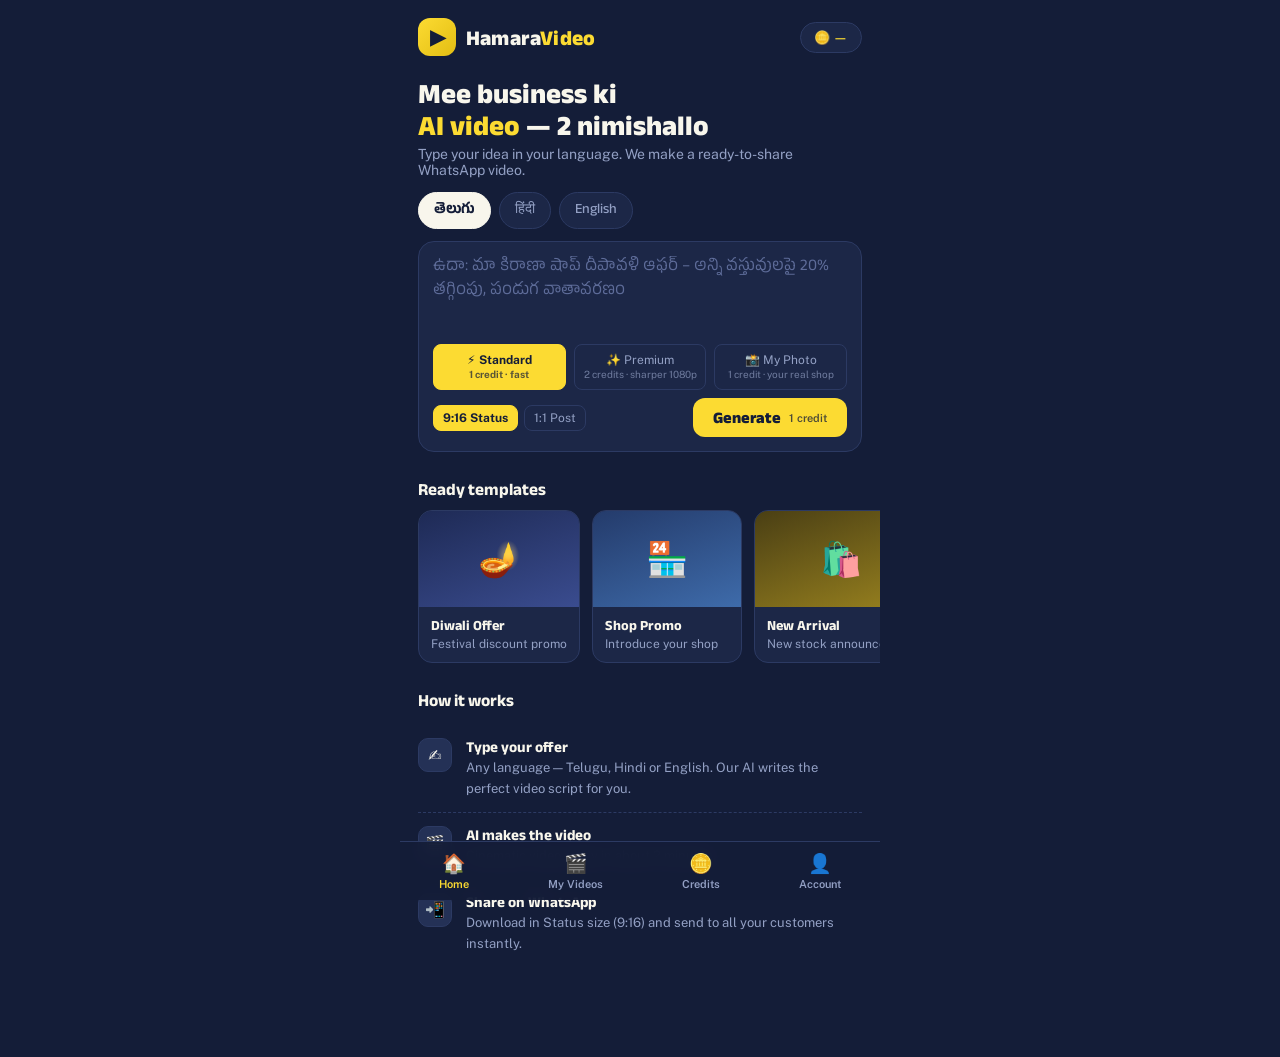
<file: index.html>
<!DOCTYPE html>
<html lang="en">
<head>
<meta charset="UTF-8">
<meta name="viewport" content="width=device-width, initial-scale=1.0, viewport-fit=cover">
<title>HamaraVideo — AI videos for your business</title>
<meta name="description" content="Type in Telugu, Hindi or English. Get a ready promo video for your shop or festival offer. Pay per video with UPI.">
<link rel="preconnect" href="https://fonts.googleapis.com">
<link rel="preconnect" href="https://fonts.gstatic.com" crossorigin>
<link href="https://fonts.googleapis.com/css2?family=Anek+Latin:wght@500;700;800&family=Anek+Telugu:wght@500;700&family=Public+Sans:wght@400;500;600&display=swap" rel="stylesheet">
<script src="https://checkout.razorpay.com/v1/checkout.js"></script>
<style>
  :root{
    --ink:#141D38;        /* Big Stone */
    --card:#1C2747;       /* card surface */
    --card2:#243156;      /* raised surface */
    --marigold:#FCDB32;   /* Bright Sun - primary action */
    --cream:#F8F6EC;      /* text on dark */
    --muted:#93A0C4;      /* secondary text */
    --line:#2C3A63;
    --radius:16px;
  }
  *{margin:0;padding:0;box-sizing:border-box}
  html{scroll-behavior:smooth}
  body{
    font-family:'Public Sans',system-ui,sans-serif;
    background:var(--ink);color:var(--cream);
    min-height:100vh;max-width:480px;margin:0 auto;padding-bottom:84px;
  }
  .display{font-family:'Anek Latin','Anek Telugu',sans-serif}

  header{display:flex;align-items:center;justify-content:space-between;padding:18px 18px 8px}
  .brand{display:flex;align-items:center;gap:10px}
  .brand-mark{width:38px;height:38px;border-radius:12px;background:linear-gradient(135deg,#FCDB32,#E3BE13);display:grid;place-items:center;font-family:'Anek Latin';font-weight:800;font-size:20px;color:var(--ink)}
  .brand h1{font-family:'Anek Latin';font-weight:800;font-size:21px;letter-spacing:.2px}
  .brand h1 span{color:var(--marigold)}
  .credits-pill{display:flex;align-items:center;gap:6px;background:var(--card);border:1px solid var(--line);border-radius:999px;padding:7px 13px;font-size:13px;font-weight:600;color:var(--marigold);cursor:pointer}

  .hero{padding:14px 18px 6px}
  .hero h2{font-family:'Anek Latin','Anek Telugu';font-weight:800;font-size:28px;line-height:1.15;margin-bottom:4px}
  .hero h2 em{font-style:normal;color:var(--marigold)}
  .hero p.sub{color:var(--muted);font-size:14px;margin-bottom:14px}

  .lang-row{display:flex;gap:8px;margin-bottom:12px}
  .lang-chip{font-family:'Anek Telugu','Anek Latin';border:1px solid var(--line);background:var(--card);color:var(--muted);border-radius:999px;padding:7px 15px;font-size:14px;font-weight:500;cursor:pointer}
  .lang-chip.active{background:var(--cream);color:var(--ink);border-color:var(--cream);font-weight:700}

  .prompt-card{background:var(--card);border:1px solid var(--line);border-radius:var(--radius);padding:14px}
  .prompt-card textarea{width:100%;background:transparent;border:none;outline:none;resize:none;color:var(--cream);font-family:'Anek Telugu','Public Sans';font-size:16px;min-height:74px;line-height:1.5}
  .prompt-card textarea::placeholder{color:#5E6C99}
  .prompt-foot{display:flex;align-items:center;justify-content:space-between;margin-top:8px}
  .fmt-toggle{display:flex;gap:6px}
  .fmt{font-size:12px;color:var(--muted);border:1px solid var(--line);border-radius:8px;padding:5px 9px;cursor:pointer}
  .fmt.active{color:var(--ink);background:var(--marigold);border-color:var(--marigold);font-weight:700}
  .gen-btn{display:flex;align-items:center;gap:8px;background:var(--marigold);color:var(--ink);font-family:'Anek Latin';font-weight:800;font-size:16px;border:none;border-radius:12px;padding:11px 20px;cursor:pointer}
  .gen-btn small{font-family:'Public Sans';font-weight:600;font-size:11px;opacity:.75}

  .section-label{padding:22px 18px 10px;display:flex;align-items:baseline;justify-content:space-between}
  .section-label h3{font-family:'Anek Latin';font-weight:700;font-size:17px}
  .tpl-scroll{display:flex;gap:12px;overflow-x:auto;padding:2px 18px 6px;scrollbar-width:none}
  .tpl-scroll::-webkit-scrollbar{display:none}
  .tpl{min-width:150px;border-radius:14px;overflow:hidden;border:1px solid var(--line);background:var(--card);flex-shrink:0;cursor:pointer}
  .tpl .thumb{height:96px;display:grid;place-items:center;font-size:34px}
  .t-diwali .thumb{background:linear-gradient(160deg,#1E2A55,#3A4C8F)}
  .t-shop .thumb{background:linear-gradient(160deg,#243B6B,#3E6BAA)}
  .t-arrival .thumb{background:linear-gradient(160deg,#4A3F14,#9A831F)}
  .t-event .thumb{background:linear-gradient(160deg,#FCDB32,#DDB70F)}
  .tpl .info{padding:10px 12px}
  .tpl .info b{font-family:'Anek Latin';font-size:14px;font-weight:700;display:block}
  .tpl .info span{font-size:12px;color:var(--muted)}

  .steps{padding:6px 18px}
  .step{display:flex;gap:14px;align-items:flex-start;padding:13px 0;border-bottom:1px dashed var(--line)}
  .step:last-child{border-bottom:none}
  .step .dot{width:34px;height:34px;border-radius:10px;flex-shrink:0;background:var(--card2);border:1px solid var(--line);display:grid;place-items:center;font-size:16px}
  .step b{font-family:'Anek Latin';font-size:15px;display:block;margin-bottom:2px}
  .step span{font-size:13px;color:var(--muted);line-height:1.45}

  .price-wrap{padding:4px 18px 8px;display:grid;grid-template-columns:1fr 1fr;gap:12px}
  .price{background:var(--card);border:1px solid var(--line);border-radius:var(--radius);padding:16px 14px;text-align:center;position:relative;cursor:pointer}
  .price.best{border-color:var(--marigold)}
  .price .tag{position:absolute;top:-10px;left:50%;transform:translateX(-50%);background:var(--marigold);color:var(--ink);font-size:11px;font-weight:700;border-radius:999px;padding:3px 10px;white-space:nowrap}
  .price .amt{font-family:'Anek Latin';font-weight:800;font-size:26px}
  .price .amt small{font-size:13px;color:var(--muted);font-weight:500}
  .price p{font-size:12.5px;color:var(--muted);margin-top:4px}
  .price .buy{margin-top:10px;background:var(--marigold);color:var(--ink);border:none;border-radius:10px;font-family:'Anek Latin';font-weight:800;font-size:14px;padding:9px 0;width:100%;cursor:pointer}
  .upi-note{grid-column:1/-1;text-align:center;font-size:12.5px;color:var(--muted)}
  .upi-note b{color:var(--cream)}

  .result-mock{margin:10px 18px 6px;background:var(--card);border:1px solid var(--line);border-radius:var(--radius);padding:14px}
  .result-mock .bar{height:8px;border-radius:99px;background:var(--card2);overflow:hidden;margin:10px 0 6px}
  .result-mock .bar i{display:block;height:100%;width:5%;background:linear-gradient(90deg,#FCDB32,#E3BE13)}
  .result-mock b{font-family:'Anek Latin';font-size:15px}
  .result-mock span{font-size:12.5px;color:var(--muted)}

  .job{margin:0 18px 12px;background:var(--card);border:1px solid var(--line);border-radius:var(--radius);padding:13px}
  .job b{font-family:'Anek Latin';font-size:14px;display:block;margin-bottom:2px;word-break:break-word}
  .job span{font-size:12px;color:var(--muted)}
  .job a{display:inline-block;margin-top:8px;background:var(--marigold);color:var(--ink);font-family:'Anek Latin';font-weight:800;font-size:13px;border-radius:9px;padding:7px 14px;text-decoration:none}
  .job .st-FAILED{color:#FF8A8A}
  .empty{margin:0 18px;color:var(--muted);font-size:14px;text-align:center;padding:30px 10px}

  .acct{margin:0 18px;background:var(--card);border:1px solid var(--line);border-radius:var(--radius);padding:16px}
  .acct .row{display:flex;justify-content:space-between;padding:9px 0;border-bottom:1px dashed var(--line);font-size:14px}
  .acct .row:last-child{border-bottom:none}
  .acct .row span{color:var(--muted)}
  .btn-line{display:block;margin:14px 18px 0;background:transparent;border:1px solid var(--line);color:var(--cream);border-radius:12px;font-family:'Anek Latin';font-weight:700;font-size:15px;padding:12px 0;width:calc(100% - 36px);cursor:pointer;text-align:center}

  nav{position:fixed;bottom:0;left:50%;transform:translateX(-50%);width:100%;max-width:480px;background:rgba(20,29,56,.92);backdrop-filter:blur(10px);border-top:1px solid var(--line);display:flex;justify-content:space-around;padding:10px 0 max(10px, env(safe-area-inset-bottom))}
  nav a{color:var(--muted);text-decoration:none;font-size:11px;font-weight:600;display:flex;flex-direction:column;align-items:center;gap:3px;cursor:pointer}
  nav a.active{color:var(--marigold)}
  nav a .ico{font-size:19px}

  .view{display:none}
  .view.active{display:block}

  /* auth overlay */
  .overlay{position:fixed;inset:0;background:rgba(10,14,28,.8);backdrop-filter:blur(4px);display:none;align-items:flex-end;justify-content:center;z-index:50}
  .overlay.open{display:flex}
  .sheet{width:100%;max-width:480px;background:var(--ink);border-top:1px solid var(--line);border-radius:22px 22px 0 0;padding:22px 20px calc(22px + env(safe-area-inset-bottom))}
  .sheet h3{font-family:'Anek Latin';font-weight:800;font-size:20px;margin-bottom:4px}
  .sheet p{color:var(--muted);font-size:13.5px;margin-bottom:14px}
  .sheet input{width:100%;background:var(--card);border:1px solid var(--line);border-radius:12px;color:var(--cream);font-size:16px;padding:13px 14px;margin-bottom:10px;outline:none}
  .sheet input:focus{border-color:var(--marigold)}
  .sheet .primary{width:100%;background:var(--marigold);color:var(--ink);border:none;border-radius:12px;font-family:'Anek Latin';font-weight:800;font-size:16px;padding:13px 0;cursor:pointer;margin-top:4px}
  .sheet .switch{text-align:center;margin-top:12px;font-size:13.5px;color:var(--muted)}
  .sheet .switch a{color:var(--marigold);cursor:pointer;font-weight:600}
  .sheet .err{color:#FF8A8A;font-size:13px;margin-bottom:8px;display:none}
  .sheet select{width:100%;background:var(--card);border:1px solid var(--line);border-radius:12px;color:var(--cream);font-size:16px;padding:13px 14px;margin-bottom:10px;outline:none;appearance:none}
  .sheet label{display:block;font-size:12.5px;color:var(--muted);margin:2px 2px 6px}
  .chip-group{display:flex;flex-wrap:wrap;gap:8px;margin-bottom:12px}
  .chip-group .gchip{border:1px solid var(--line);background:var(--card);color:var(--muted);border-radius:999px;padding:7px 14px;font-size:13.5px;cursor:pointer}
  .chip-group .gchip.active{background:var(--marigold);color:var(--ink);border-color:var(--marigold);font-weight:700}
</style>
</head>
<body>

<header>
  <div class="brand">
    <div class="brand-mark">▶</div>
    <h1>Hamara<span>Video</span></h1>
  </div>
  <div class="credits-pill" id="creditsPill" onclick="showView('credits')">🪙 —</div>
</header>

<!-- ============ HOME ============ -->
<div class="view active" id="view-home">
<section class="hero">
  <h2 class="display">Mee business ki<br><em>AI video</em> — 2 nimishallo</h2>
  <p class="sub">Type your idea in your language. We make a ready-to-share WhatsApp video.</p>

  <div class="lang-row">
    <button class="lang-chip active">తెలుగు</button>
    <button class="lang-chip">हिंदी</button>
    <button class="lang-chip">English</button>
  </div>

  <div class="prompt-card">
    <textarea id="prompt" placeholder="ఉదా: మా కిరాణా షాప్ దీపావళి ఆఫర్ – అన్ని వస్తువులపై 20% తగ్గింపు, పండుగ వాతావరణం"></textarea>
    <div style="display:flex;gap:8px;margin-top:10px" id="qualityRow">
      <span class="fmt active" data-q="standard" style="flex:1;text-align:center;padding:8px">⚡ Standard<br><small style="opacity:.7">1 credit · fast</small></span>
      <span class="fmt" data-q="premium" style="flex:1;text-align:center;padding:8px">✨ Premium<br><small style="opacity:.7">2 credits · sharper 1080p</small></span>
      <span class="fmt" data-q="photo" style="flex:1;text-align:center;padding:8px">📸 My Photo<br><small style="opacity:.7">1 credit · your real shop</small></span>
    </div>
    <div id="photoBox" style="display:none;margin-top:10px">
      <input type="file" id="photoInput" accept="image/jpeg,image/png,image/webp" style="display:none">
      <div id="photoPick" style="border:1px dashed var(--line);border-radius:12px;padding:16px;text-align:center;color:var(--muted);font-size:13.5px;cursor:pointer">📸 Tap to upload a photo of your shop or product</div>
      <div id="photoPreviewWrap" style="display:none;position:relative">
        <img id="photoPreview" style="width:100%;border-radius:12px;display:block">
        <span id="photoRemove" style="position:absolute;top:8px;right:8px;background:rgba(20,29,56,.85);color:var(--cream);border-radius:99px;padding:5px 11px;font-size:12px;cursor:pointer">✕ Change</span>
        <span id="photoStatus" style="position:absolute;bottom:8px;left:8px;background:rgba(20,29,56,.85);color:var(--marigold);border-radius:99px;padding:5px 11px;font-size:12px"></span>
      </div>
    </div>
    <div class="prompt-foot">
      <div class="fmt-toggle">
        <span class="fmt active" data-ratio="9:16">9:16 Status</span>
        <span class="fmt" data-ratio="1:1">1:1 Post</span>
      </div>
      <button class="gen-btn" id="genBtn">Generate <small id="genCost">1 credit</small></button>
    </div>
  </div>
</section>

<div class="section-label" id="resultLabel" style="display:none"><h3 class="display">Your video</h3></div>
<div class="result-mock" id="resultCard" style="display:none">
  <b id="rTitle">Generating…</b><br>
  <span id="rSub">Please keep this page open. Takes about 1–3 minutes.</span>
  <div class="bar" id="rBarWrap"><i id="rBar"></i></div>
  <span id="rStep">Submitting…</span>
  <div id="rVideoWrap" style="display:none;margin-top:12px">
    <video id="rVideo" controls playsinline style="width:100%;border-radius:12px;background:#000"></video>
    <a id="rDownload" href="#" download target="_blank" style="display:block;text-align:center;margin-top:10px;background:var(--marigold);color:var(--ink);font-family:'Anek Latin';font-weight:800;border-radius:12px;padding:11px;text-decoration:none">⬇ Download video</a>
  </div>
  <details id="rScriptWrap" style="display:none;margin-top:12px">
    <summary style="cursor:pointer;font-size:13px;color:var(--marigold);font-weight:600">🎬 See the AI script for this video</summary>
    <div id="rScript" style="margin-top:8px;font-size:12.5px;color:var(--muted);line-height:1.6;background:var(--card2);border-radius:10px;padding:10px;white-space:pre-wrap"></div>
  </details>
</div>

<div class="section-label"><h3 class="display">Ready templates</h3></div>
<div class="tpl-scroll">
  <div class="tpl t-diwali" data-fill="Diwali festival offer at my shop, glowing diyas, festive decorations, warm celebration mood"><div class="thumb">🪔</div><div class="info"><b>Diwali Offer</b><span>Festival discount promo</span></div></div>
  <div class="tpl t-shop" data-fill="Grand promo video of my shop, welcoming entrance, happy customers browsing, bright modern interior"><div class="thumb">🏪</div><div class="info"><b>Shop Promo</b><span>Introduce your shop</span></div></div>
  <div class="tpl t-arrival" data-fill="New stock arrival at my store, fresh products beautifully displayed, exciting reveal, premium feel"><div class="thumb">🛍️</div><div class="info"><b>New Arrival</b><span>New stock announcement</span></div></div>
  <div class="tpl t-event" data-fill="Grand opening celebration invitation, ribbon cutting, flowers, festive crowd, joyful atmosphere"><div class="thumb">🎉</div><div class="info"><b>Event Invite</b><span>Function / opening invite</span></div></div>
</div>

<div class="section-label"><h3 class="display">How it works</h3></div>
<div class="steps">
  <div class="step"><div class="dot">✍️</div><div><b>Type your offer</b><span>Any language — Telugu, Hindi or English. Our AI writes the perfect video script for you.</span></div></div>
  <div class="step"><div class="dot">🎬</div><div><b>AI makes the video</b><span>Cinematic video ready in about 2 minutes.</span></div></div>
  <div class="step"><div class="dot">📲</div><div><b>Share on WhatsApp</b><span>Download in Status size (9:16) and send to all your customers instantly.</span></div></div>
</div>
</div>

<!-- ============ MY VIDEOS ============ -->
<div class="view" id="view-videos">
  <div class="section-label"><h3 class="display">My videos</h3></div>
  <div id="jobsList"><div class="empty">Login to see your videos.</div></div>
</div>

<!-- ============ CREDITS ============ -->
<div class="view" id="view-credits">
  <div class="section-label"><h3 class="display">Buy credits</h3></div>
  <div class="price-wrap">
    <div class="price" data-pack="single">
      <div class="amt">₹49<small> / 1 video</small></div>
      <p>Try it once</p>
      <button class="buy">Buy</button>
    </div>
    <div class="price best" data-pack="pack5">
      <div class="tag">Most popular</div>
      <div class="amt">₹199<small> / 5 videos</small></div>
      <p>₹39.8 per video</p>
      <button class="buy">Buy</button>
    </div>
    <div class="price" data-pack="pack15" style="grid-column:1/-1">
      <div class="amt">₹499<small> / 15 videos</small></div>
      <p>₹33.3 per video — best value</p>
      <button class="buy">Buy</button>
    </div>
    <div class="upi-note">Pay with any UPI app — <b>GPay · PhonePe · Paytm</b> — or card / netbanking. Secured by Razorpay.</div>
  </div>
</div>

<!-- ============ ACCOUNT ============ -->
<div class="view" id="view-account">
  <div class="section-label"><h3 class="display">Account</h3></div>
  <div class="acct" id="acctBox"><div class="empty">Not logged in.</div></div>
  <button class="btn-line" id="logoutBtn" style="display:none">Log out</button>
  <div style="margin:20px 18px 0;font-size:12.5px;color:var(--muted);line-height:1.7">
    <a href="terms.html" style="color:var(--marigold)">Terms</a> ·
    <a href="privacy.html" style="color:var(--marigold)">Privacy</a> ·
    <a href="refund-policy.html" style="color:var(--marigold)">Refunds</a> ·
    <a href="contact.html" style="color:var(--marigold)">Contact</a>
  </div>
</div>

<nav>
  <a data-view="home" class="active"><span class="ico">🏠</span>Home</a>
  <a data-view="videos"><span class="ico">🎬</span>My Videos</a>
  <a data-view="credits"><span class="ico">🪙</span>Credits</a>
  <a data-view="account"><span class="ico">👤</span>Account</a>
</nav>

<!-- ============ GUIDED TEMPLATE SHEET ============ -->
<div class="overlay" id="tplOverlay">
  <div class="sheet">
    <h3 class="display" id="gTitle">Make your video</h3>
    <p>Fill these — we'll build the perfect video description for you.</p>

    <label>Business / shop name</label>
    <input id="gName" type="text" placeholder="e.g. Sri Lakshmi Stores">

    <label>Business type</label>
    <select id="gType">
      <option value="kirana / grocery shop">Kirana / General store</option>
      <option value="clothes and saree shop">Clothes / Sarees</option>
      <option value="jewellery shop">Jewellery</option>
      <option value="mobile and electronics shop">Mobiles / Electronics</option>
      <option value="restaurant / food">Restaurant / Food</option>
      <option value="beauty salon">Salon / Beauty</option>
      <option value="sweet shop">Sweets / Bakery</option>
      <option value="furniture shop">Furniture</option>
      <option value="shop">Other</option>
    </select>

    <label>Your offer (optional)</label>
    <input id="gOffer" type="text" placeholder="e.g. 20% off on all items">

    <label>Video style</label>
    <div class="chip-group" id="gStyle">
      <span class="gchip active" data-v="festive lights, diyas, warm golden glow, celebration">✨ Festive</span>
      <span class="gchip" data-v="modern bright shop interior, clean premium look">🏬 Modern</span>
      <span class="gchip" data-v="traditional Indian decor, flowers, rangoli, cultural warmth">🌺 Traditional</span>
      <span class="gchip" data-v="luxury cinematic feel, elegant slow camera, rich colors">💎 Luxury</span>
    </div>

    <button class="primary" id="gDone">Create my video description</button>
  </div>
</div>

<!-- ============ AUTH SHEET ============ -->
<div class="overlay" id="authOverlay">
  <div class="sheet">
    <div id="loginPane">
      <h3 class="display">Welcome back</h3>
      <p>Login with your mobile number and PIN.</p>
      <div class="err" id="loginErr"></div>
      <input id="loginMobile" type="tel" maxlength="10" placeholder="Mobile number">
      <input id="loginPin" type="password" inputmode="numeric" maxlength="6" placeholder="PIN">
      <button class="primary" id="loginBtn">Login</button>
      <div class="switch">New here? <a id="toRegister">Create account — 1 free video</a></div>
    </div>
    <div id="registerPane" style="display:none">
      <h3 class="display">Create account</h3>
      <p>Get 1 free video credit on signup.</p>
      <div class="err" id="regErr"></div>
      <input id="regName" type="text" placeholder="Your name / shop name">
      <input id="regMobile" type="tel" maxlength="10" placeholder="Mobile number">
      <input id="regPin" type="password" inputmode="numeric" maxlength="6" placeholder="Create a 4-6 digit PIN">
      <button class="primary" id="regBtn">Create account</button>
      <div class="switch">Already have an account? <a id="toLogin">Login</a></div>
    </div>
  </div>
</div>

<script>
/* ---------- state ---------- */
let token = localStorage.getItem('hv_token') || '';
let user = null;
let ratio = '9:16';
let polling = null;

const $ = id => document.getElementById(id);

/* ---------- views ---------- */
function showView(v){
  document.querySelectorAll('.view').forEach(x=>x.classList.remove('active'));
  $('view-'+v).classList.add('active');
  document.querySelectorAll('nav a').forEach(a=>a.classList.toggle('active', a.dataset.view===v));
  if(v==='videos') loadHistory();
  window.scrollTo({top:0});
}
document.querySelectorAll('nav a').forEach(a=>a.addEventListener('click',()=>showView(a.dataset.view)));

/* ---------- auth ---------- */
function openAuth(){ $('authOverlay').classList.add('open'); }
function closeAuth(){ $('authOverlay').classList.remove('open'); }
$('authOverlay').addEventListener('click',e=>{ if(e.target===$('authOverlay')) closeAuth(); });
$('toRegister').onclick=()=>{ $('loginPane').style.display='none'; $('registerPane').style.display='block'; };
$('toLogin').onclick=()=>{ $('registerPane').style.display='none'; $('loginPane').style.display='block'; };

function setUser(u, t){
  user = u; if(t){ token = t; localStorage.setItem('hv_token', t); }
  $('creditsPill').textContent = '🪙 ' + u.credits + ' credits';
  $('acctBox').innerHTML =
    '<div class="row"><span>Name</span><b>'+esc(u.name)+'</b></div>'+
    '<div class="row"><span>Mobile</span><b>'+esc(u.mobile)+'</b></div>'+
    '<div class="row"><span>Credits</span><b>'+u.credits+'</b></div>';
  $('logoutBtn').style.display='block';
}
function esc(s){ return String(s).replace(/[&<>"]/g, c=>({'&':'&amp;','<':'&lt;','>':'&gt;','"':'&quot;'}[c])); }

async function refreshMe(){
  if(!token) return;
  try{
    const r = await fetch('api/auth.php?action=me',{headers:{'Authorization':'Bearer '+token}});
    const j = await r.json();
    if(r.ok && j.user){ setUser(j.user); }
    else { token=''; localStorage.removeItem('hv_token'); }
  }catch(e){}
}

async function fetchJSON(url, opts){
  const r = await fetch(url, opts);
  const text = await r.text();
  let j;
  try{ j = JSON.parse(text); }
  catch(e){ throw new Error('Server error: ' + text.replace(/<[^>]*>/g,'').slice(0,140)); }
  if(!r.ok) throw new Error(j.error || 'Request failed');
  return j;
}

$('loginBtn').onclick = async ()=>{
  $('loginErr').style.display='none';
  try{
    const j = await fetchJSON('api/auth.php?action=login',{method:'POST',headers:{'Content-Type':'application/json'},
      body:JSON.stringify({mobile:$('loginMobile').value, pin:$('loginPin').value})});
    setUser(j.user, j.token); closeAuth();
  }catch(e){ $('loginErr').textContent=e.message; $('loginErr').style.display='block'; }
};

$('regBtn').onclick = async ()=>{
  $('regErr').style.display='none';
  try{
    const j = await fetchJSON('api/auth.php?action=register',{method:'POST',headers:{'Content-Type':'application/json'},
      body:JSON.stringify({name:$('regName').value, mobile:$('regMobile').value, pin:$('regPin').value})});
    setUser(j.user, j.token); closeAuth();
  }catch(e){ $('regErr').textContent=e.message; $('regErr').style.display='block'; }
};

$('logoutBtn').onclick = ()=>{
  token=''; user=null; localStorage.removeItem('hv_token');
  $('creditsPill').textContent='🪙 —';
  $('acctBox').innerHTML='<div class="empty">Not logged in.</div>';
  $('logoutBtn').style.display='none';
  showView('home');
};

/* ---------- language + templates ---------- */
const PLACEHOLDERS = {
  te: "ఉదా: మా కిరాణా షాప్ దీపావళి ఆఫర్ – అన్ని వస్తువులపై 20% తగ్గింపు, పండుగ వాతావరణం",
  hi: "उदा: हमारी किराना दुकान का दिवाली ऑफर – सभी सामान पर 20% छूट, त्योहार का माहौल",
  en: "e.g. Diwali offer at my kirana shop - 20% off on all items, festive mood"
};
let currentLang = 'te';
document.querySelectorAll('.lang-chip').forEach((c,i)=>{
  c.addEventListener('click',()=>{
    document.querySelectorAll('.lang-chip').forEach(x=>x.classList.remove('active'));
    c.classList.add('active');
    currentLang = ['te','hi','en'][i];
    if(quality!=='photo') $('prompt').placeholder = PLACEHOLDERS[currentLang];
  });
});
let quality = 'standard';
let photoUrl = '';
document.querySelectorAll('#qualityRow .fmt').forEach(f=>{
  f.addEventListener('click',()=>{
    document.querySelectorAll('#qualityRow .fmt').forEach(x=>x.classList.remove('active'));
    f.classList.add('active'); quality = f.dataset.q;
    $('genCost').textContent = quality==='premium' ? '2 credits' : '1 credit';
    $('photoBox').style.display = quality==='photo' ? 'block' : 'none';
    $('prompt').placeholder = quality==='photo'
      ? 'Describe the feel — e.g. Diwali offer mood, warm lights, festive'
      : PLACEHOLDERS[currentLang];
  });
});

$('photoPick').addEventListener('click',()=>$('photoInput').click());
$('photoRemove').addEventListener('click',()=>{
  photoUrl=''; $('photoInput').value='';
  $('photoPreviewWrap').style.display='none'; $('photoPick').style.display='block';
});
$('photoInput').addEventListener('change', async ()=>{
  const file = $('photoInput').files[0];
  if(!file) return;
  if(file.size > 8*1024*1024){ alert('Photo too large (max 8 MB)'); return; }
  $('photoPreview').src = URL.createObjectURL(file);
  $('photoPick').style.display='none';
  $('photoPreviewWrap').style.display='block';
  $('photoStatus').textContent='Uploading…';
  photoUrl='';
  try{
    const fd = new FormData();
    fd.append('photo', file);
    if(!token && testAccess) fd.append('access', testAccess);
    const headers = {};
    if(token) headers['Authorization']='Bearer '+token;
    const r = await fetch('api/upload.php',{method:'POST', headers, body: fd});
    const j = await r.json();
    if(!r.ok || !j.image_url) throw new Error(j.error||'Upload failed');
    photoUrl = j.image_url;
    $('photoStatus').textContent='✓ Ready';
  }catch(e){
    $('photoStatus').textContent='Upload failed';
    alert(e.message);
  }
});
document.querySelectorAll('.fmt-toggle .fmt').forEach(f=>{
  f.addEventListener('click',()=>{
    document.querySelectorAll('.fmt-toggle .fmt').forEach(x=>x.classList.remove('active'));
    f.classList.add('active'); ratio = f.dataset.ratio;
  });
});
/* ---------- guided templates ---------- */
const OCCASIONS = {
  'Diwali Offer':   'Diwali festival celebration, glowing diyas and lights',
  'Shop Promo':     'grand shop promotion, welcoming happy customers',
  'New Arrival':    'exciting new stock arrival reveal',
  'Event Invite':   'grand opening celebration with ribbon cutting and flowers'
};
let gOccasion = '';
document.querySelectorAll('.tpl').forEach(t=>{
  t.addEventListener('click',()=>{
    const title = t.querySelector('.info b').textContent;
    gOccasion = OCCASIONS[title] || '';
    $('gTitle').textContent = title;
    $('tplOverlay').classList.add('open');
  });
});
$('tplOverlay').addEventListener('click',e=>{ if(e.target===$('tplOverlay')) $('tplOverlay').classList.remove('open'); });
document.querySelectorAll('#gStyle .gchip').forEach(c=>{
  c.addEventListener('click',()=>{
    document.querySelectorAll('#gStyle .gchip').forEach(x=>x.classList.remove('active'));
    c.classList.add('active');
  });
});
$('gDone').addEventListener('click',()=>{
  const name = $('gName').value.trim();
  const type = $('gType').value;
  const offer = $('gOffer').value.trim();
  const style = document.querySelector('#gStyle .gchip.active').dataset.v;
  let parts = [];
  parts.push('Promotional video for ' + (name ? name + ', a ' : 'a ') + type + ' in India');
  parts.push(gOccasion);
  if(offer) parts.push('special offer: ' + offer);
  parts.push(style);
  $('prompt').value = parts.filter(Boolean).join('. ') + '.';
  $('tplOverlay').classList.remove('open');
  window.scrollTo({top:0,behavior:'smooth'});
  $('prompt').focus();
});

/* ---------- generation ---------- */
const testAccess = localStorage.getItem('hv_access') || '';

$('genBtn').addEventListener('click', startGeneration);

async function startGeneration(){
  const promptText = $('prompt').value.trim();
  if(promptText.length < 5){ alert('Please describe your video first.'); return; }
  if(quality==='photo' && !photoUrl){ alert('Please upload your shop/product photo first.'); return; }
  if(!token && !testAccess){ openAuth(); return; }

  const genBtn = $('genBtn');
  genBtn.disabled = true; genBtn.style.opacity = .6;
  $('resultLabel').style.display='flex';
  const card = $('resultCard');
  card.style.display='block'; card.scrollIntoView({behavior:'smooth'});
  $('rVideoWrap').style.display='none';
  $('rScriptWrap').style.display='none';
  $('rBarWrap').style.display='block';
  $('rTitle').textContent='Generating your video…';
  $('rSub').textContent='Please keep this page open. Takes about 1–3 minutes.';
  setStep('Submitting…', 8);

  try{
    const headers = {'Content-Type':'application/json'};
    if(token) headers['Authorization'] = 'Bearer '+token;
    const body = {prompt: promptText, aspect_ratio: ratio, quality};
    if(quality==='photo') body.image_url = photoUrl;
    if(!token && testAccess) body.access = testAccess;
    const res = await fetch('api/video-proxy.php?action=submit',{method:'POST', headers, body: JSON.stringify(body)});
    const j = await res.json();
    if(!res.ok || !j.request_id){
      if(res.status===401){ openAuth(); throw new Error('Please login to generate videos.'); }
      if(j.no_credits){ showView('credits'); throw new Error(j.error || 'Not enough credits — choose a pack to continue.'); }
      let msg = j.error || 'Submit failed';
      if(j.detail){ msg += ' — ' + JSON.stringify(j.detail).slice(0,300); }
      throw new Error(msg);
    }
    if(user && j.credits_used){ user.credits = Math.max(0, user.credits - j.credits_used); $('creditsPill').textContent='🪙 '+user.credits+' credits'; }
    if(j.used_prompt){ $('rScript').textContent = j.used_prompt; $('rScriptWrap').style.display='block'; }
    pollStatus(j.request_id, Date.now(), j.quality||quality);
  }catch(e){ fail(e.message); }
}

function setStep(text, pct){ $('rStep').textContent = text; $('rBar').style.width = Math.min(pct,96)+'%'; }

function pollStatus(rid, startedAt, q){
  let ticks = 0;
  clearInterval(polling);
  polling = setInterval(async ()=>{
    ticks++;
    try{
      let url = 'api/video-proxy.php?action=status&request_id='+encodeURIComponent(rid)+'&quality='+encodeURIComponent(q||'standard');
      const headers = {};
      if(token) headers['Authorization']='Bearer '+token;
      else if(testAccess) url += '&access='+encodeURIComponent(testAccess);
      const res = await fetch(url,{headers});
      const j = await res.json();
      const mins = Math.floor((Date.now()-startedAt)/60000);
      if(j.status==='COMPLETED'){
        clearInterval(polling);
        if(j.video_url){ showVideo(j.video_url); }
        else { fail('Video ready but URL missing — ' + (j.result ? JSON.stringify(j.result).slice(0,300) : 'no detail')); }
      } else if(j.status==='FAILED' || j.status==='ERROR'){
        clearInterval(polling);
        fail('Generation failed. Your credit has been returned.');
        refreshMe();
      } else if(j.status==='IN_QUEUE'){
        setStep('Waiting in queue'+(j.queue_position!=null?' · position '+j.queue_position:'')+'…', 15+ticks);
      } else {
        setStep('Creating scenes… ('+(mins>0?mins+' min':'few seconds')+')', 30+ticks*2);
      }
    }catch(e){ /* transient */ }
  }, 5000);
}

function showVideo(url){
  setStep('Done!', 100);
  $('rTitle').textContent='Your video is ready 🎉';
  $('rSub').textContent='Download and share it on WhatsApp.';
  $('rBarWrap').style.display='none';
  $('rVideo').src = url;
  $('rDownload').href = url;
  $('rVideoWrap').style.display='block';
  $('genBtn').disabled=false; $('genBtn').style.opacity=1;
}

function fail(msg){
  $('rTitle').textContent='Something went wrong';
  $('rSub').textContent=msg;
  setStep('Failed', 0);
  $('genBtn').disabled=false; $('genBtn').style.opacity=1;
}

/* ---------- history ---------- */
async function loadHistory(){
  if(!token){ $('jobsList').innerHTML='<div class="empty">Login to see your videos.</div>'; return; }
  try{
    const r = await fetch('api/video-proxy.php?action=history',{headers:{'Authorization':'Bearer '+token}});
    const j = await r.json();
    if(!r.ok) throw 0;
    if(!j.jobs.length){ $('jobsList').innerHTML='<div class="empty">No videos yet. Make your first one!</div>'; return; }
    $('jobsList').innerHTML = j.jobs.map(job=>{
      let action = '';
      if(job.status==='COMPLETED' && job.video_url) action = '<a href="'+esc(job.video_url)+'" target="_blank" download>⬇ Download</a>';
      else if(job.status==='FAILED') action = '<span class="st-FAILED">Failed — credit returned</span>';
      else action = '<span>Processing…</span>';
      return '<div class="job"><b>'+esc(job.prompt).slice(0,90)+'</b><span>'+esc(job.created_at)+' · '+esc(job.aspect)+'</span><br>'+action+'</div>';
    }).join('');
  }catch(e){ $('jobsList').innerHTML='<div class="empty">Could not load videos.</div>'; }
}

/* ---------- payments ---------- */
document.querySelectorAll('.price .buy').forEach(btn=>{
  btn.addEventListener('click', async ()=>{
    if(!token){ openAuth(); return; }
    const pack = btn.closest('.price').dataset.pack;
    try{
      const r = await fetch('api/pay.php?action=create_order',{method:'POST',
        headers:{'Content-Type':'application/json','Authorization':'Bearer '+token},
        body: JSON.stringify({pack})});
      const j = await r.json();
      if(!r.ok) throw new Error(j.error||'Could not start payment');
      const rzp = new Razorpay({
        key: j.key_id,
        amount: j.amount,
        currency: 'INR',
        name: 'HamaraVideo',
        description: 'Video credits',
        order_id: j.order_id,
        prefill: {name: j.name, contact: j.mobile},
        theme: {color: '#FCDB32'},
        handler: async function(resp){
          const v = await fetch('api/pay.php?action=verify',{method:'POST',
            headers:{'Content-Type':'application/json','Authorization':'Bearer '+token},
            body: JSON.stringify(resp)});
          const vj = await v.json();
          if(v.ok && vj.ok){
            alert('Payment successful! Credits added.');
            if(vj.credits!=null && user){ user.credits=vj.credits; $('creditsPill').textContent='🪙 '+user.credits+' credits'; }
            refreshMe();
          } else { alert(vj.error||'Payment verification failed. Contact support with your payment ID.'); }
        }
      });
      rzp.open();
    }catch(e){ alert(e.message); }
  });
});

/* ---------- init ---------- */
refreshMe();
</script>
</body>
</html>
</file>
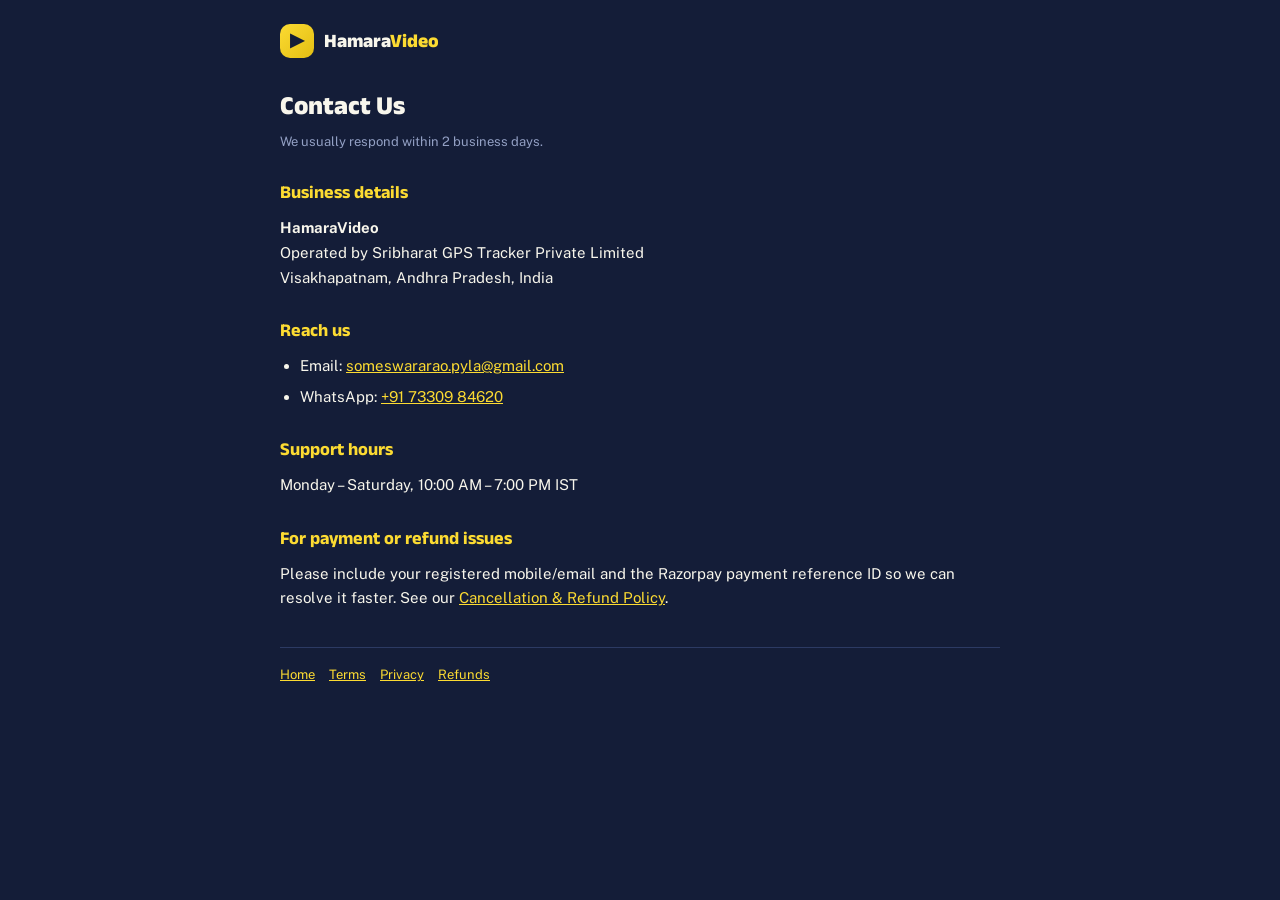
<file: contact.html>
<!DOCTYPE html>
<html lang="en">
<head>
<meta charset="UTF-8"><meta name="viewport" content="width=device-width, initial-scale=1.0">
<title>Contact Us — HamaraVideo</title>
<link href="https://fonts.googleapis.com/css2?family=Anek+Latin:wght@700;800&family=Public+Sans:wght@400;600&display=swap" rel="stylesheet">
<link rel="stylesheet" href="policy-style.css">
</head>
<body>
<div class="brand"><div class="mark">▶</div><b>Hamara<span>Video</span></b></div>

<h1>Contact Us</h1>
<p class="updated">We usually respond within 2 business days.</p>

<h2>Business details</h2>
<p><b>HamaraVideo</b><br>
Operated by Sribharat GPS Tracker Private Limited<br>
Visakhapatnam, Andhra Pradesh, India</p>

<h2>Reach us</h2>
<ul>
  <li>Email: <a href="mailto:someswararao.pyla@gmail.com">someswararao.pyla@gmail.com</a></li>
  <li>WhatsApp: <a href="https://wa.me/917330984620">+91 73309 84620</a></li>
</ul>

<h2>Support hours</h2>
<p>Monday – Saturday, 10:00 AM – 7:00 PM IST</p>

<h2>For payment or refund issues</h2>
<p>Please include your registered mobile/email and the Razorpay payment reference ID so we can resolve it faster. See our <a href="refund-policy.html">Cancellation & Refund Policy</a>.</p>

<div class="foot">
  <a href="index.html">Home</a><a href="terms.html">Terms</a><a href="privacy.html">Privacy</a><a href="refund-policy.html">Refunds</a>
</div>
</body>
</html>
</file>
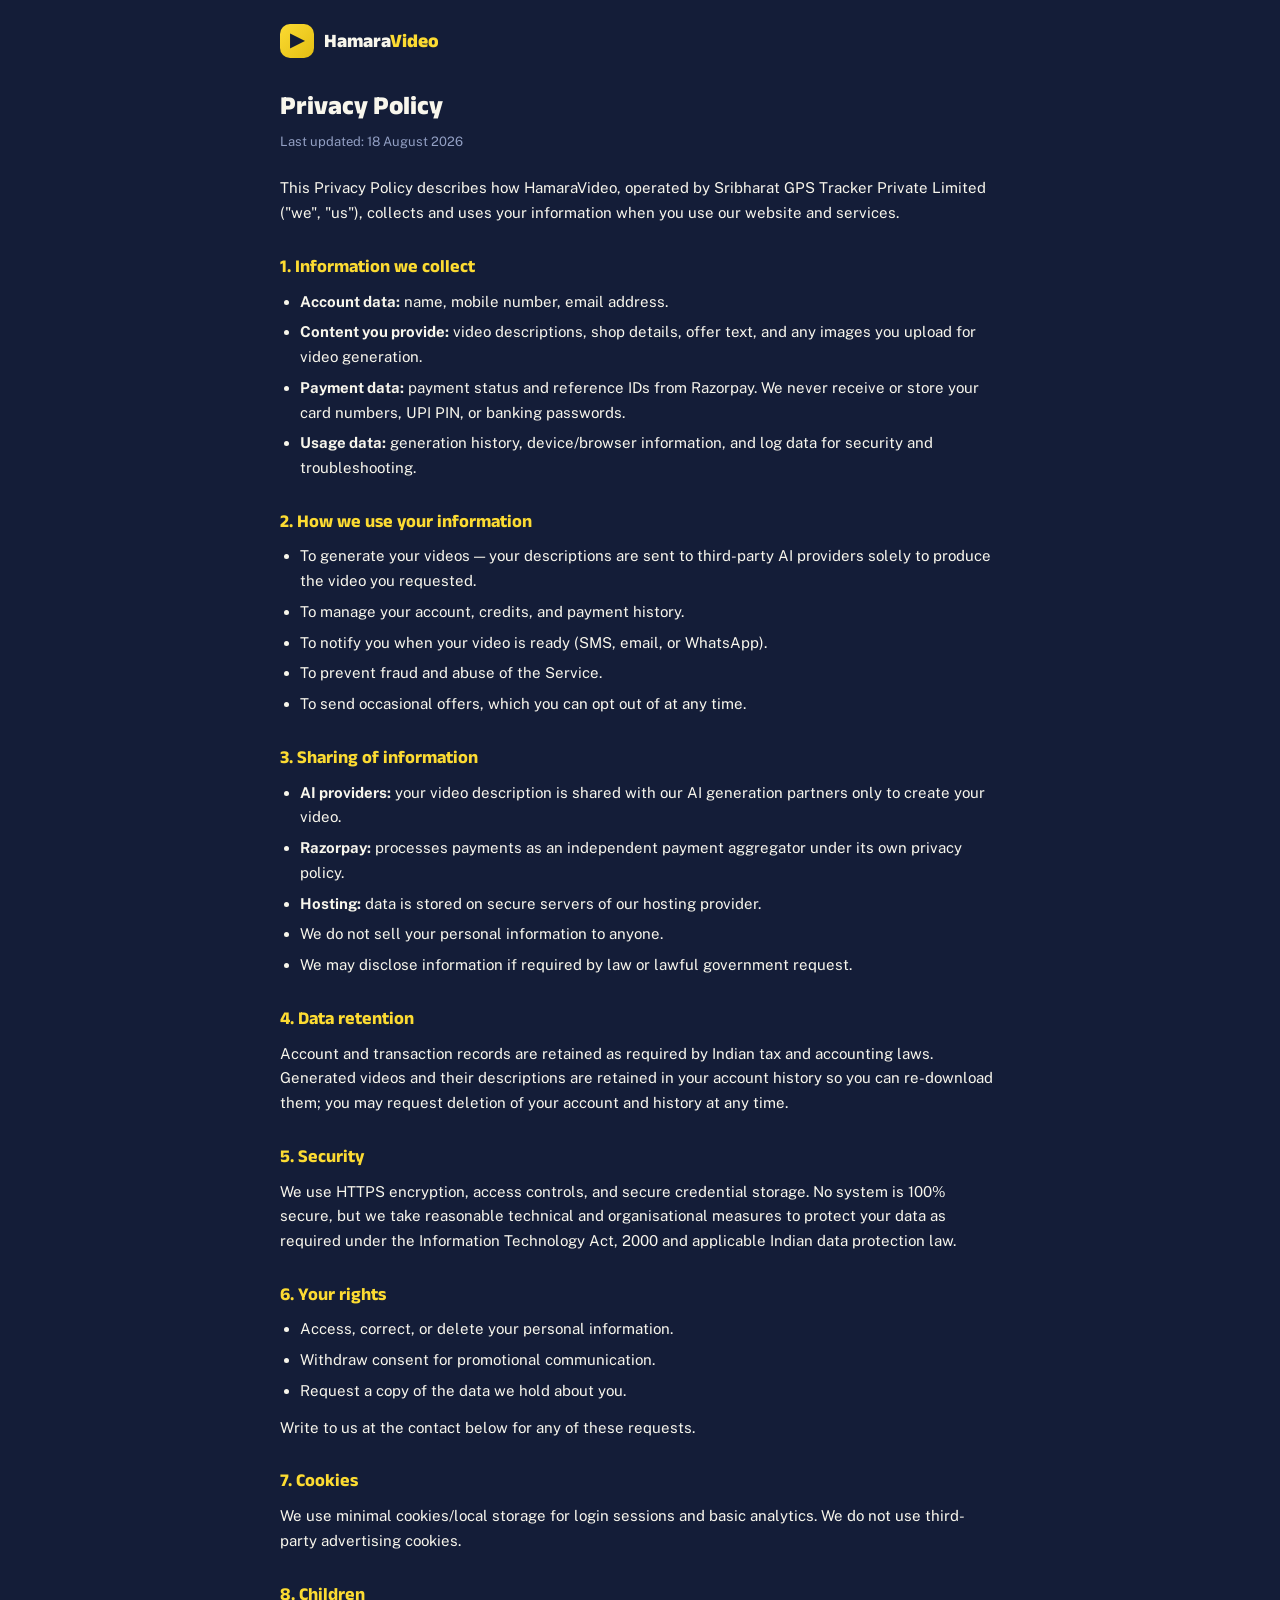
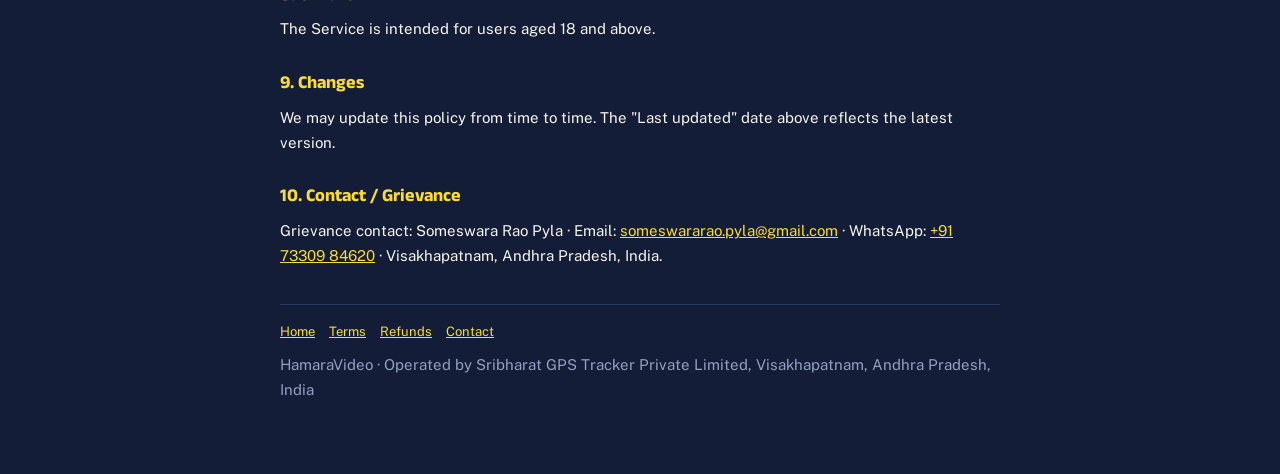
<file: privacy.html>
<!DOCTYPE html>
<html lang="en">
<head>
<meta charset="UTF-8"><meta name="viewport" content="width=device-width, initial-scale=1.0">
<title>Privacy Policy — HamaraVideo</title>
<link href="https://fonts.googleapis.com/css2?family=Anek+Latin:wght@700;800&family=Public+Sans:wght@400;600&display=swap" rel="stylesheet">
<link rel="stylesheet" href="policy-style.css">
</head>
<body>
<div class="brand"><div class="mark">▶</div><b>Hamara<span>Video</span></b></div>

<h1>Privacy Policy</h1>
<p class="updated">Last updated: 18 August 2026</p>

<p>This Privacy Policy describes how HamaraVideo, operated by Sribharat GPS Tracker Private Limited ("we", "us"), collects and uses your information when you use our website and services.</p>

<h2>1. Information we collect</h2>
<ul>
  <li><b>Account data:</b> name, mobile number, email address.</li>
  <li><b>Content you provide:</b> video descriptions, shop details, offer text, and any images you upload for video generation.</li>
  <li><b>Payment data:</b> payment status and reference IDs from Razorpay. We never receive or store your card numbers, UPI PIN, or banking passwords.</li>
  <li><b>Usage data:</b> generation history, device/browser information, and log data for security and troubleshooting.</li>
</ul>

<h2>2. How we use your information</h2>
<ul>
  <li>To generate your videos — your descriptions are sent to third-party AI providers solely to produce the video you requested.</li>
  <li>To manage your account, credits, and payment history.</li>
  <li>To notify you when your video is ready (SMS, email, or WhatsApp).</li>
  <li>To prevent fraud and abuse of the Service.</li>
  <li>To send occasional offers, which you can opt out of at any time.</li>
</ul>

<h2>3. Sharing of information</h2>
<ul>
  <li><b>AI providers:</b> your video description is shared with our AI generation partners only to create your video.</li>
  <li><b>Razorpay:</b> processes payments as an independent payment aggregator under its own privacy policy.</li>
  <li><b>Hosting:</b> data is stored on secure servers of our hosting provider.</li>
  <li>We do not sell your personal information to anyone.</li>
  <li>We may disclose information if required by law or lawful government request.</li>
</ul>

<h2>4. Data retention</h2>
<p>Account and transaction records are retained as required by Indian tax and accounting laws. Generated videos and their descriptions are retained in your account history so you can re-download them; you may request deletion of your account and history at any time.</p>

<h2>5. Security</h2>
<p>We use HTTPS encryption, access controls, and secure credential storage. No system is 100% secure, but we take reasonable technical and organisational measures to protect your data as required under the Information Technology Act, 2000 and applicable Indian data protection law.</p>

<h2>6. Your rights</h2>
<ul>
  <li>Access, correct, or delete your personal information.</li>
  <li>Withdraw consent for promotional communication.</li>
  <li>Request a copy of the data we hold about you.</li>
</ul>
<p>Write to us at the contact below for any of these requests.</p>

<h2>7. Cookies</h2>
<p>We use minimal cookies/local storage for login sessions and basic analytics. We do not use third-party advertising cookies.</p>

<h2>8. Children</h2>
<p>The Service is intended for users aged 18 and above.</p>

<h2>9. Changes</h2>
<p>We may update this policy from time to time. The "Last updated" date above reflects the latest version.</p>

<h2>10. Contact / Grievance</h2>
<p>Grievance contact: Someswara Rao Pyla · Email: <a href="mailto:someswararao.pyla@gmail.com">someswararao.pyla@gmail.com</a> · WhatsApp: <a href="https://wa.me/917330984620">+91 73309 84620</a> · Visakhapatnam, Andhra Pradesh, India.</p>

<div class="foot">
  <a href="index.html">Home</a><a href="terms.html">Terms</a><a href="refund-policy.html">Refunds</a><a href="contact.html">Contact</a>
  <p style="margin-top:10px">HamaraVideo · Operated by Sribharat GPS Tracker Private Limited, Visakhapatnam, Andhra Pradesh, India</p>
</div>
</body>
</html>
</file>
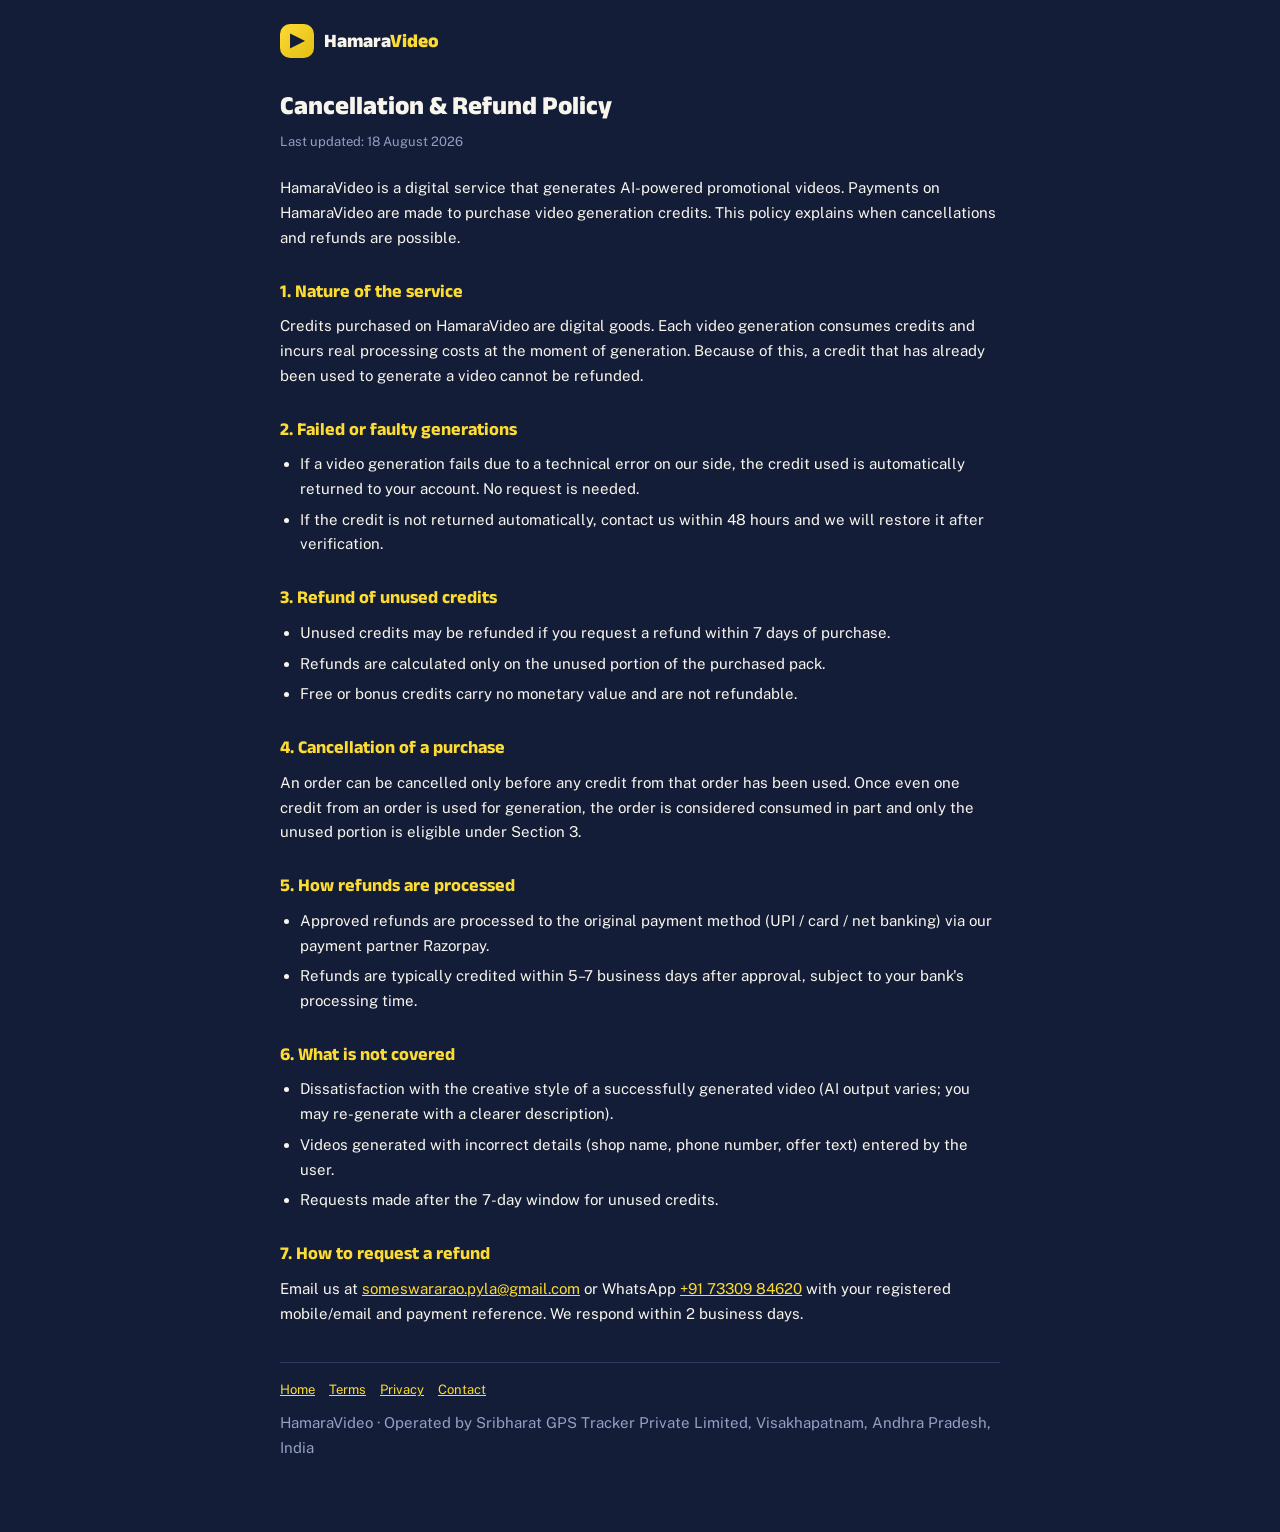
<file: refund-policy.html>
<!DOCTYPE html>
<html lang="en">
<head>
<meta charset="UTF-8"><meta name="viewport" content="width=device-width, initial-scale=1.0">
<title>Cancellation & Refund Policy — HamaraVideo</title>
<link href="https://fonts.googleapis.com/css2?family=Anek+Latin:wght@700;800&family=Public+Sans:wght@400;600&display=swap" rel="stylesheet">
<link rel="stylesheet" href="policy-style.css">
</head>
<body>
<div class="brand"><div class="mark">▶</div><b>Hamara<span>Video</span></b></div>

<h1>Cancellation & Refund Policy</h1>
<p class="updated">Last updated: 18 August 2026</p>

<p>HamaraVideo is a digital service that generates AI-powered promotional videos. Payments on HamaraVideo are made to purchase video generation credits. This policy explains when cancellations and refunds are possible.</p>

<h2>1. Nature of the service</h2>
<p>Credits purchased on HamaraVideo are digital goods. Each video generation consumes credits and incurs real processing costs at the moment of generation. Because of this, a credit that has already been used to generate a video cannot be refunded.</p>

<h2>2. Failed or faulty generations</h2>
<ul>
  <li>If a video generation fails due to a technical error on our side, the credit used is automatically returned to your account. No request is needed.</li>
  <li>If the credit is not returned automatically, contact us within 48 hours and we will restore it after verification.</li>
</ul>

<h2>3. Refund of unused credits</h2>
<ul>
  <li>Unused credits may be refunded if you request a refund within 7 days of purchase.</li>
  <li>Refunds are calculated only on the unused portion of the purchased pack.</li>
  <li>Free or bonus credits carry no monetary value and are not refundable.</li>
</ul>

<h2>4. Cancellation of a purchase</h2>
<p>An order can be cancelled only before any credit from that order has been used. Once even one credit from an order is used for generation, the order is considered consumed in part and only the unused portion is eligible under Section 3.</p>

<h2>5. How refunds are processed</h2>
<ul>
  <li>Approved refunds are processed to the original payment method (UPI / card / net banking) via our payment partner Razorpay.</li>
  <li>Refunds are typically credited within 5–7 business days after approval, subject to your bank's processing time.</li>
</ul>

<h2>6. What is not covered</h2>
<ul>
  <li>Dissatisfaction with the creative style of a successfully generated video (AI output varies; you may re-generate with a clearer description).</li>
  <li>Videos generated with incorrect details (shop name, phone number, offer text) entered by the user.</li>
  <li>Requests made after the 7-day window for unused credits.</li>
</ul>

<h2>7. How to request a refund</h2>
<p>Email us at <a href="mailto:someswararao.pyla@gmail.com">someswararao.pyla@gmail.com</a> or WhatsApp <a href="https://wa.me/917330984620">+91 73309 84620</a> with your registered mobile/email and payment reference. We respond within 2 business days.</p>

<div class="foot">
  <a href="index.html">Home</a><a href="terms.html">Terms</a><a href="privacy.html">Privacy</a><a href="contact.html">Contact</a>
  <p style="margin-top:10px">HamaraVideo · Operated by Sribharat GPS Tracker Private Limited, Visakhapatnam, Andhra Pradesh, India</p>
</div>
</body>
</html>
</file>
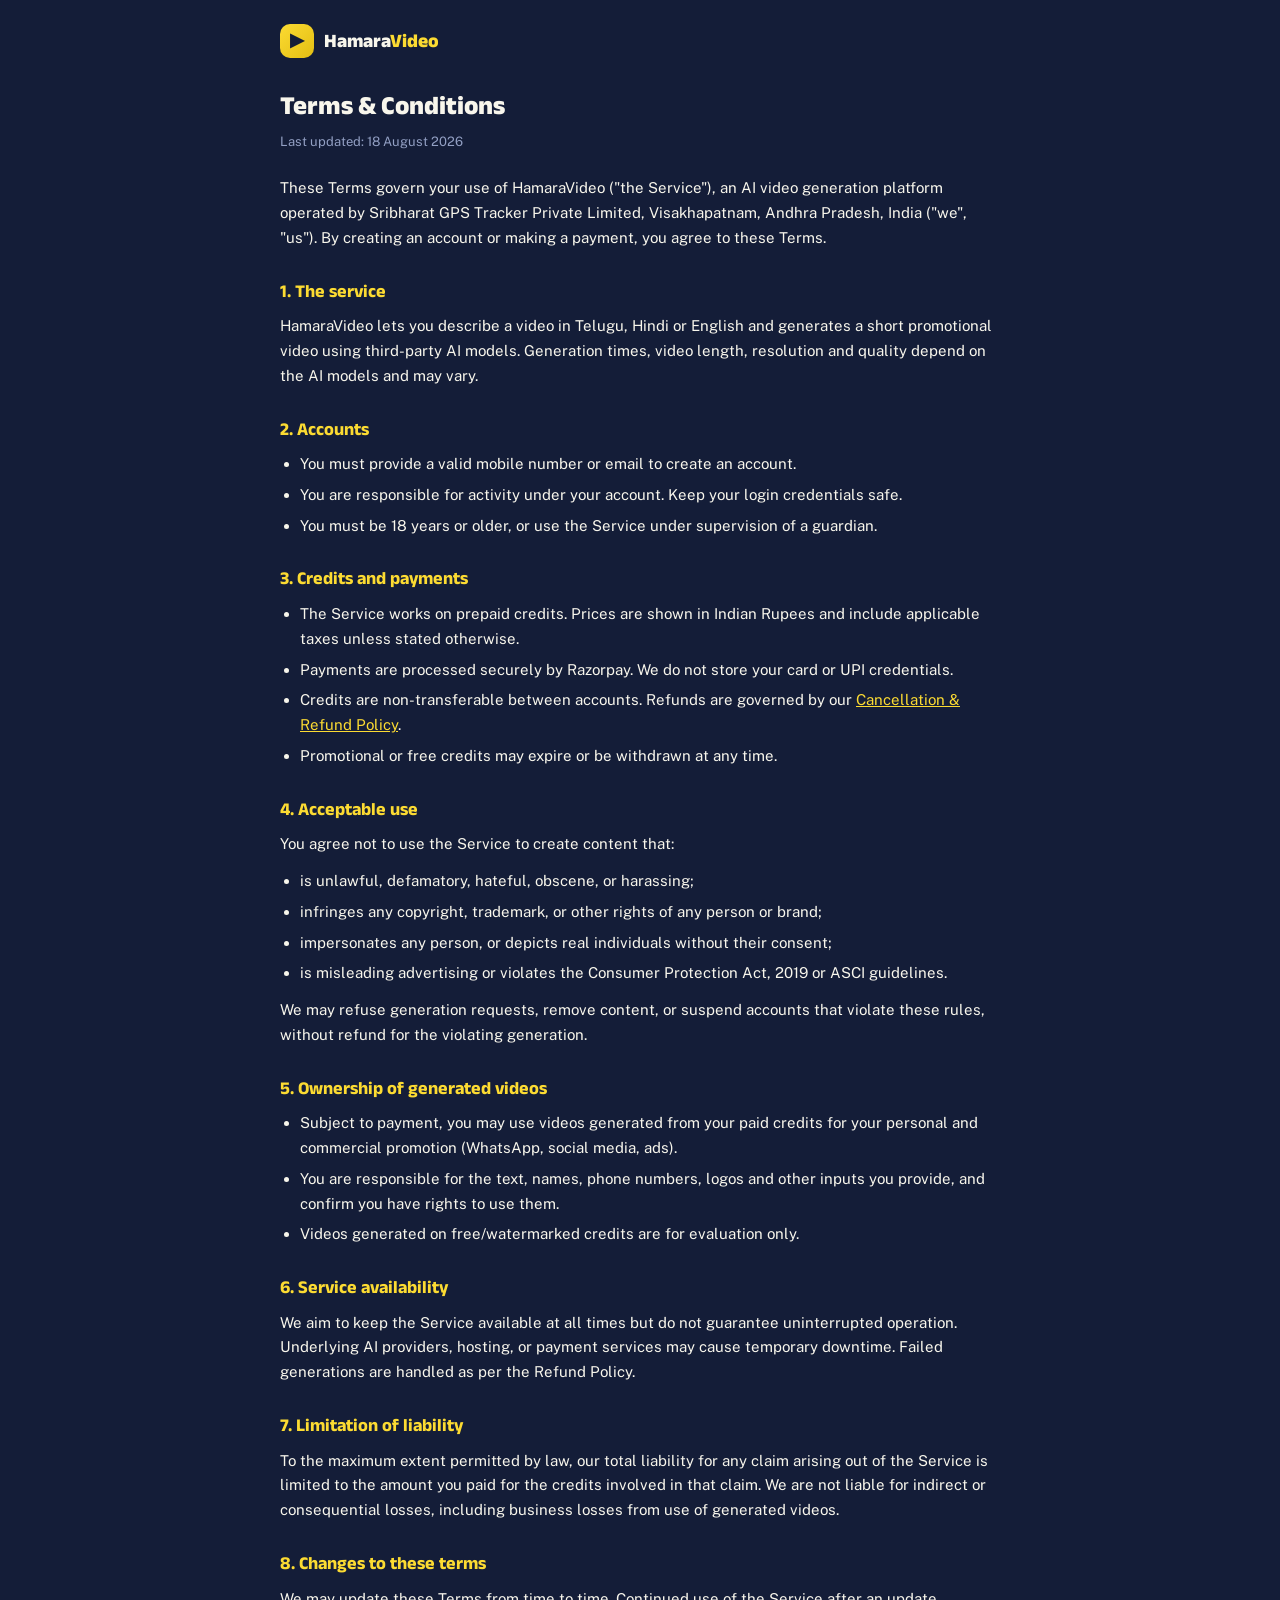
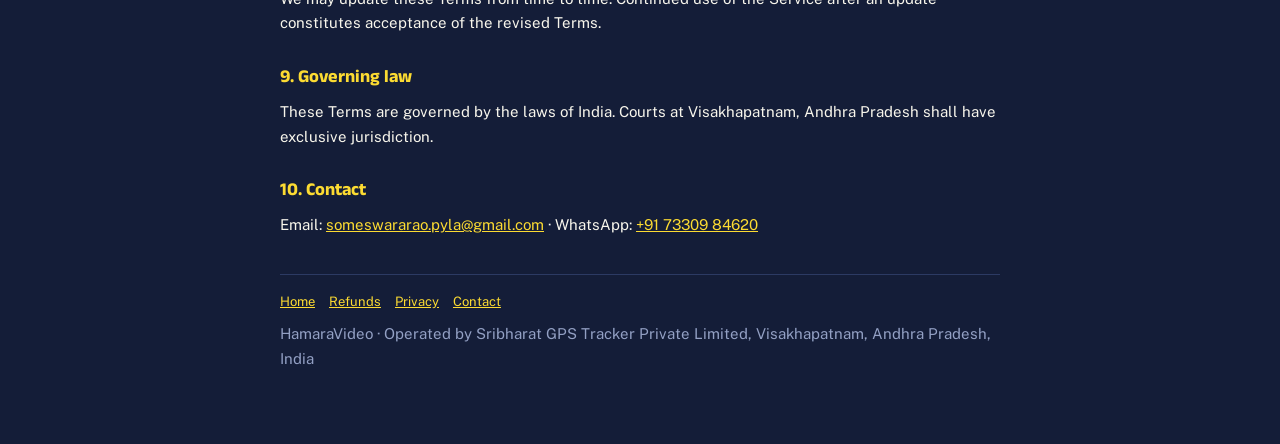
<file: terms.html>
<!DOCTYPE html>
<html lang="en">
<head>
<meta charset="UTF-8"><meta name="viewport" content="width=device-width, initial-scale=1.0">
<title>Terms & Conditions — HamaraVideo</title>
<link href="https://fonts.googleapis.com/css2?family=Anek+Latin:wght@700;800&family=Public+Sans:wght@400;600&display=swap" rel="stylesheet">
<link rel="stylesheet" href="policy-style.css">
</head>
<body>
<div class="brand"><div class="mark">▶</div><b>Hamara<span>Video</span></b></div>

<h1>Terms & Conditions</h1>
<p class="updated">Last updated: 18 August 2026</p>

<p>These Terms govern your use of HamaraVideo ("the Service"), an AI video generation platform operated by Sribharat GPS Tracker Private Limited, Visakhapatnam, Andhra Pradesh, India ("we", "us"). By creating an account or making a payment, you agree to these Terms.</p>

<h2>1. The service</h2>
<p>HamaraVideo lets you describe a video in Telugu, Hindi or English and generates a short promotional video using third-party AI models. Generation times, video length, resolution and quality depend on the AI models and may vary.</p>

<h2>2. Accounts</h2>
<ul>
  <li>You must provide a valid mobile number or email to create an account.</li>
  <li>You are responsible for activity under your account. Keep your login credentials safe.</li>
  <li>You must be 18 years or older, or use the Service under supervision of a guardian.</li>
</ul>

<h2>3. Credits and payments</h2>
<ul>
  <li>The Service works on prepaid credits. Prices are shown in Indian Rupees and include applicable taxes unless stated otherwise.</li>
  <li>Payments are processed securely by Razorpay. We do not store your card or UPI credentials.</li>
  <li>Credits are non-transferable between accounts. Refunds are governed by our <a href="refund-policy.html">Cancellation & Refund Policy</a>.</li>
  <li>Promotional or free credits may expire or be withdrawn at any time.</li>
</ul>

<h2>4. Acceptable use</h2>
<p>You agree not to use the Service to create content that:</p>
<ul>
  <li>is unlawful, defamatory, hateful, obscene, or harassing;</li>
  <li>infringes any copyright, trademark, or other rights of any person or brand;</li>
  <li>impersonates any person, or depicts real individuals without their consent;</li>
  <li>is misleading advertising or violates the Consumer Protection Act, 2019 or ASCI guidelines.</li>
</ul>
<p>We may refuse generation requests, remove content, or suspend accounts that violate these rules, without refund for the violating generation.</p>

<h2>5. Ownership of generated videos</h2>
<ul>
  <li>Subject to payment, you may use videos generated from your paid credits for your personal and commercial promotion (WhatsApp, social media, ads).</li>
  <li>You are responsible for the text, names, phone numbers, logos and other inputs you provide, and confirm you have rights to use them.</li>
  <li>Videos generated on free/watermarked credits are for evaluation only.</li>
</ul>

<h2>6. Service availability</h2>
<p>We aim to keep the Service available at all times but do not guarantee uninterrupted operation. Underlying AI providers, hosting, or payment services may cause temporary downtime. Failed generations are handled as per the Refund Policy.</p>

<h2>7. Limitation of liability</h2>
<p>To the maximum extent permitted by law, our total liability for any claim arising out of the Service is limited to the amount you paid for the credits involved in that claim. We are not liable for indirect or consequential losses, including business losses from use of generated videos.</p>

<h2>8. Changes to these terms</h2>
<p>We may update these Terms from time to time. Continued use of the Service after an update constitutes acceptance of the revised Terms.</p>

<h2>9. Governing law</h2>
<p>These Terms are governed by the laws of India. Courts at Visakhapatnam, Andhra Pradesh shall have exclusive jurisdiction.</p>

<h2>10. Contact</h2>
<p>Email: <a href="mailto:someswararao.pyla@gmail.com">someswararao.pyla@gmail.com</a> · WhatsApp: <a href="https://wa.me/917330984620">+91 73309 84620</a></p>

<div class="foot">
  <a href="index.html">Home</a><a href="refund-policy.html">Refunds</a><a href="privacy.html">Privacy</a><a href="contact.html">Contact</a>
  <p style="margin-top:10px">HamaraVideo · Operated by Sribharat GPS Tracker Private Limited, Visakhapatnam, Andhra Pradesh, India</p>
</div>
</body>
</html>
</file>
<file: policy-style.css>
:root{--ink:#141D38;--card:#1C2747;--sun:#FCDB32;--cream:#F8F6EC;--muted:#93A0C4;--line:#2C3A63}
*{margin:0;padding:0;box-sizing:border-box}
body{font-family:'Public Sans',system-ui,sans-serif;background:var(--ink);color:var(--cream);max-width:760px;margin:0 auto;padding:24px 20px 60px;line-height:1.65}
a{color:var(--sun)}
.brand{display:flex;align-items:center;gap:10px;margin-bottom:26px}
.brand .mark{width:34px;height:34px;border-radius:10px;background:linear-gradient(135deg,#FCDB32,#E3BE13);display:grid;place-items:center;font-family:'Anek Latin';font-weight:800;color:var(--ink);font-size:18px}
.brand b{font-family:'Anek Latin';font-size:19px;font-weight:800}
.brand b span{color:var(--sun)}
h1{font-family:'Anek Latin';font-size:26px;font-weight:800;margin-bottom:4px}
.updated{color:var(--muted);font-size:13px;margin-bottom:24px}
h2{font-family:'Anek Latin';font-size:18px;font-weight:700;margin:26px 0 8px;color:var(--sun)}
p{margin-bottom:12px;font-size:15px}
ul{margin:0 0 12px 20px}
li{margin-bottom:6px;font-size:15px}
.foot{margin-top:36px;padding-top:16px;border-top:1px solid var(--line);color:var(--muted);font-size:13px}
.foot a{margin-right:14px}
</file>
